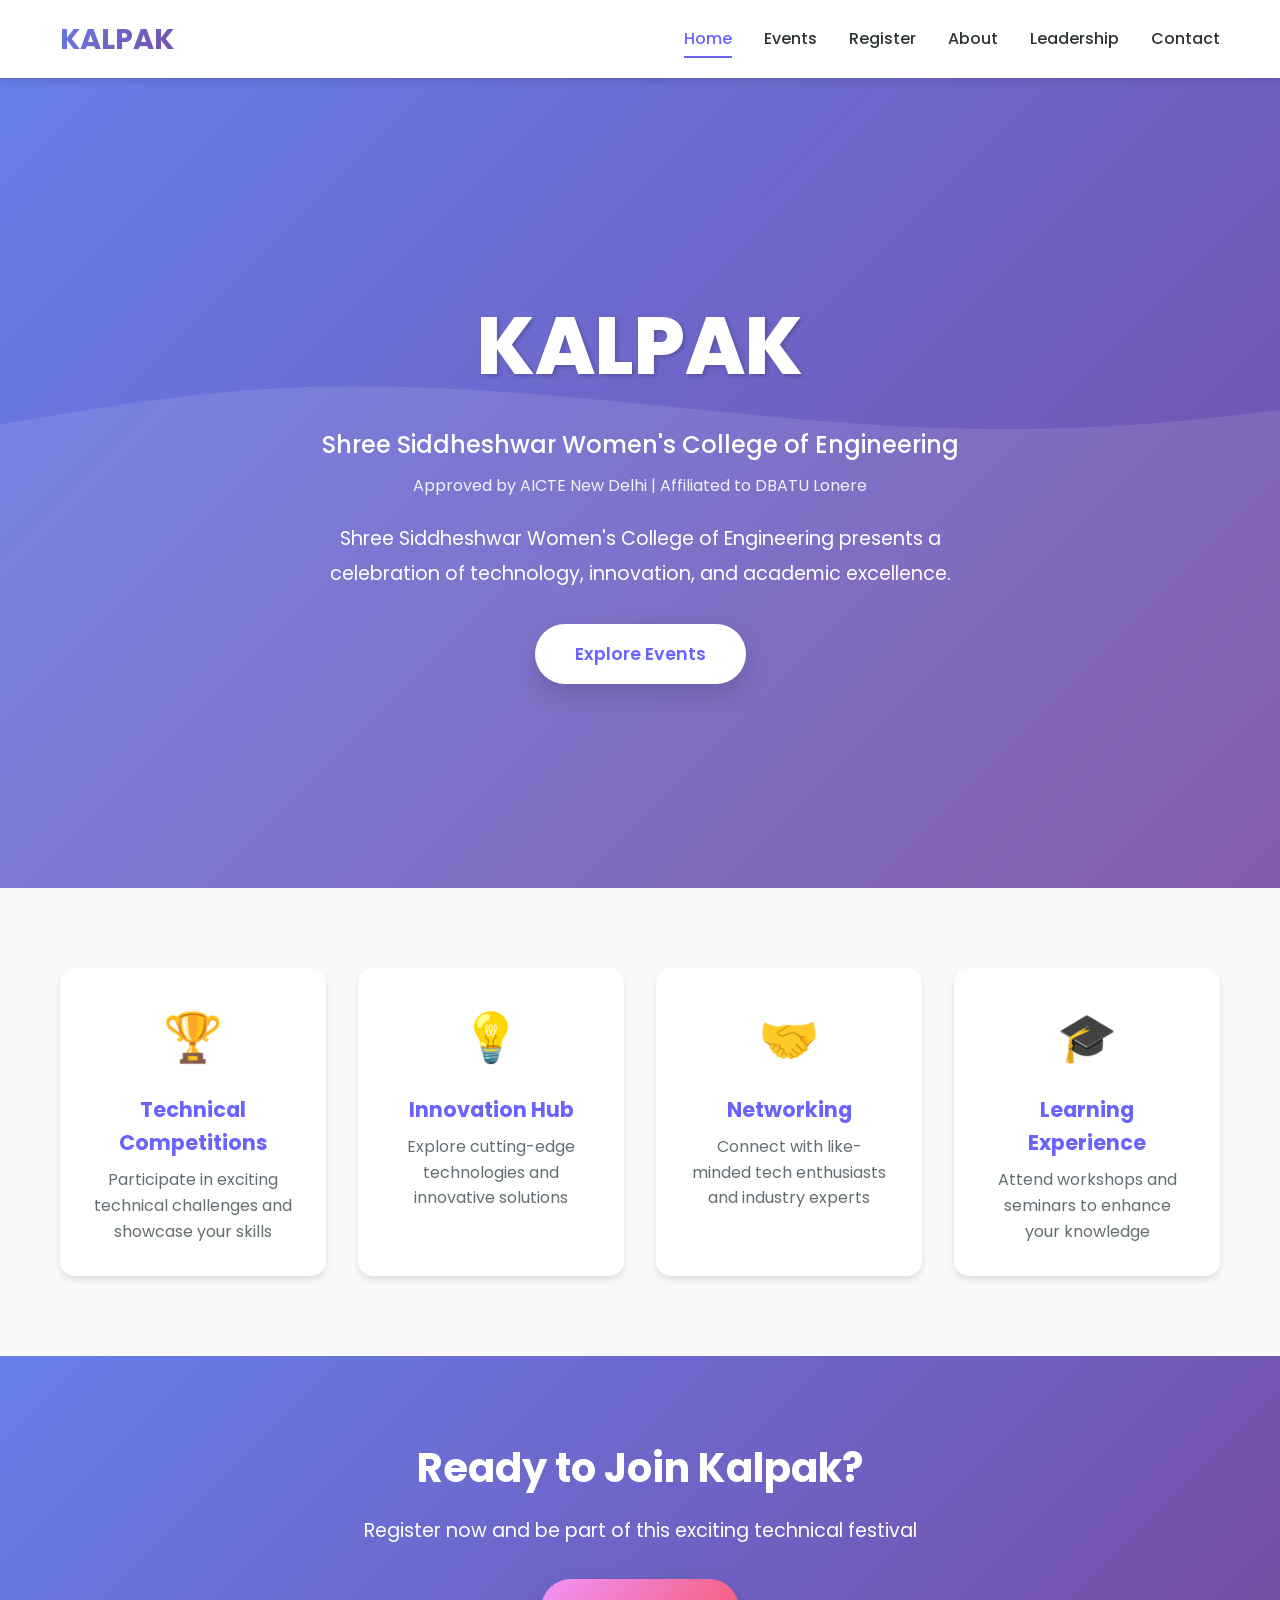
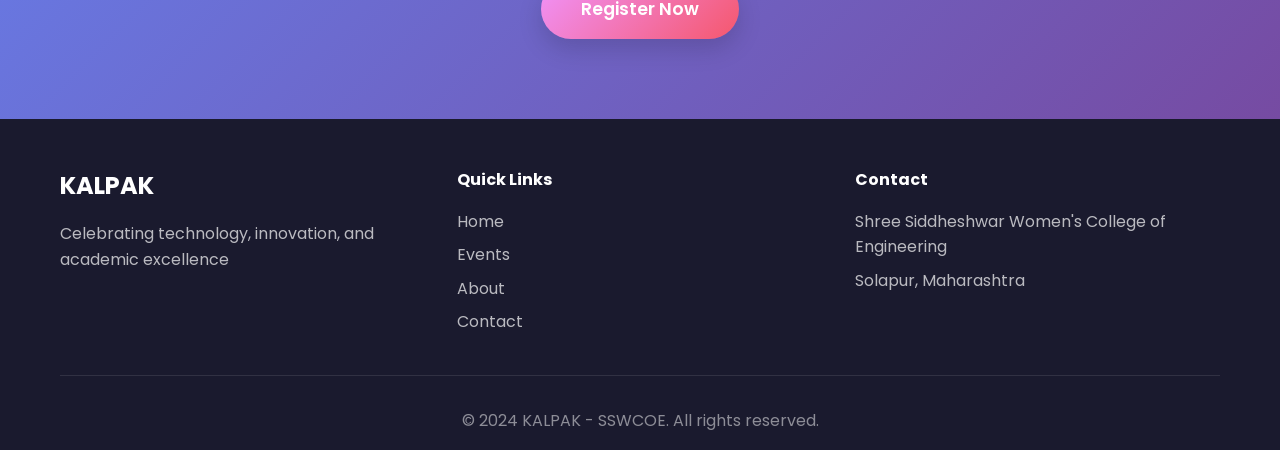
<file: kalpak/index.html>
<!DOCTYPE html>
<html lang="en">
<head>
    <meta charset="UTF-8">
    <meta name="viewport" content="width=device-width, initial-scale=1.0">
    <title>KALPAK - Technical Festival | SSWCOE</title>
    <link rel="stylesheet" href="style.css">
    <link href="https://fonts.googleapis.com/css2?family=Poppins:wght@300;400;500;600;700&display=swap" rel="stylesheet">
</head>
<body>
    <!-- Naviglation Bar -->
    <nav class="navbar">
        <div class="container">
            <div class="nav-wrapper">
                <div class="logo">
                    <h1>KALPAK</h1>
                </div>
                <ul class="nav-menu">
                    <li><a href="index.html" class="active">Home</a></li>
                    <li><a href="events.html">Events</a></li>
                    <li><a href="register.html">Register</a></li>
                    <li><a href="about.html">About</a></li>
                    <li><a href="leadership.html">Leadership</a></li>
                    <li><a href="contact.html">Contact</a></li>
                </ul>
                <div class="hamburger">
                    <span></span>
                    <span></span>
                    <span></span>
                </div>
            </div>
        </div>
    </nav>

    <!-- Hero Section -->
    <section class="hero">
        <div class="hero-overlay"></div>
        <div class="container">
            <div class="hero-content">
                <h1 class="hero-title">KALPAK</h1>
                <p class="hero-subtitle">Shree Siddheshwar Women's College of Engineering</p>
                <p class="hero-accreditation">Approved by AICTE New Delhi | Affiliated to DBATU Lonere</p>
                <p class="hero-description">
                    Shree Siddheshwar Women's College of Engineering presents a celebration of
                    technology, innovation, and academic excellence.
                </p>
                <a href="events.html" class="btn-primary">Explore Events</a>
            </div>
        </div>
    </section>

    <!-- Features Section -->
    <section class="features">
        <div class="container">
            <div class="features-grid">
                <div class="feature-card">
                    <div class="feature-icon">🏆</div>
                    <h3>Technical Competitions</h3>
                    <p>Participate in exciting technical challenges and showcase your skills</p>
                </div>
                <div class="feature-card">
                    <div class="feature-icon">💡</div>
                    <h3>Innovation Hub</h3>
                    <p>Explore cutting-edge technologies and innovative solutions</p>
                </div>
                <div class="feature-card">
                    <div class="feature-icon">🤝</div>
                    <h3>Networking</h3>
                    <p>Connect with like-minded tech enthusiasts and industry experts</p>
                </div>
                <div class="feature-card">
                    <div class="feature-icon">🎓</div>
                    <h3>Learning Experience</h3>
                    <p>Attend workshops and seminars to enhance your knowledge</p>
                </div>
            </div>
        </div>
    </section>

    <!-- CTA Section -->
    <section class="cta-section">
        <div class="container">
            <div class="cta-content">
                <h2>Ready to Join Kalpak?</h2>
                <p>Register now and be part of this exciting technical festival</p>
                <a href="register.html" class="btn-secondary">Register Now</a>
            </div>
        </div>
    </section>

    <!-- Footer -->
    <footer class="footer">
        <div class="container">
            <div class="footer-content">
                <div class="footer-section">
                    <h3>KALPAK</h3>
                    <p>Celebrating technology, innovation, and academic excellence</p>
                </div>
                <div class="footer-section">
                    <h4>Quick Links</h4>
                    <ul>
                        <li><a href="index.html">Home</a></li>
                        <li><a href="events.html">Events</a></li>
                        <li><a href="about.html">About</a></li>
                        <li><a href="contact.html">Contact</a></li>
                    </ul>
                </div>
                <div class="footer-section">
                    <h4>Contact</h4>
                    <p>Shree Siddheshwar Women's College of Engineering</p>
                    <p>Solapur, Maharashtra</p>
                </div>
            </div>
            <div class="footer-bottom">
                <p>&copy; 2024 KALPAK - SSWCOE. All rights reserved.</p>
            </div>
        </div>
    </footer>

    <script src="script.js"></script>
</body>
</html>
</file>
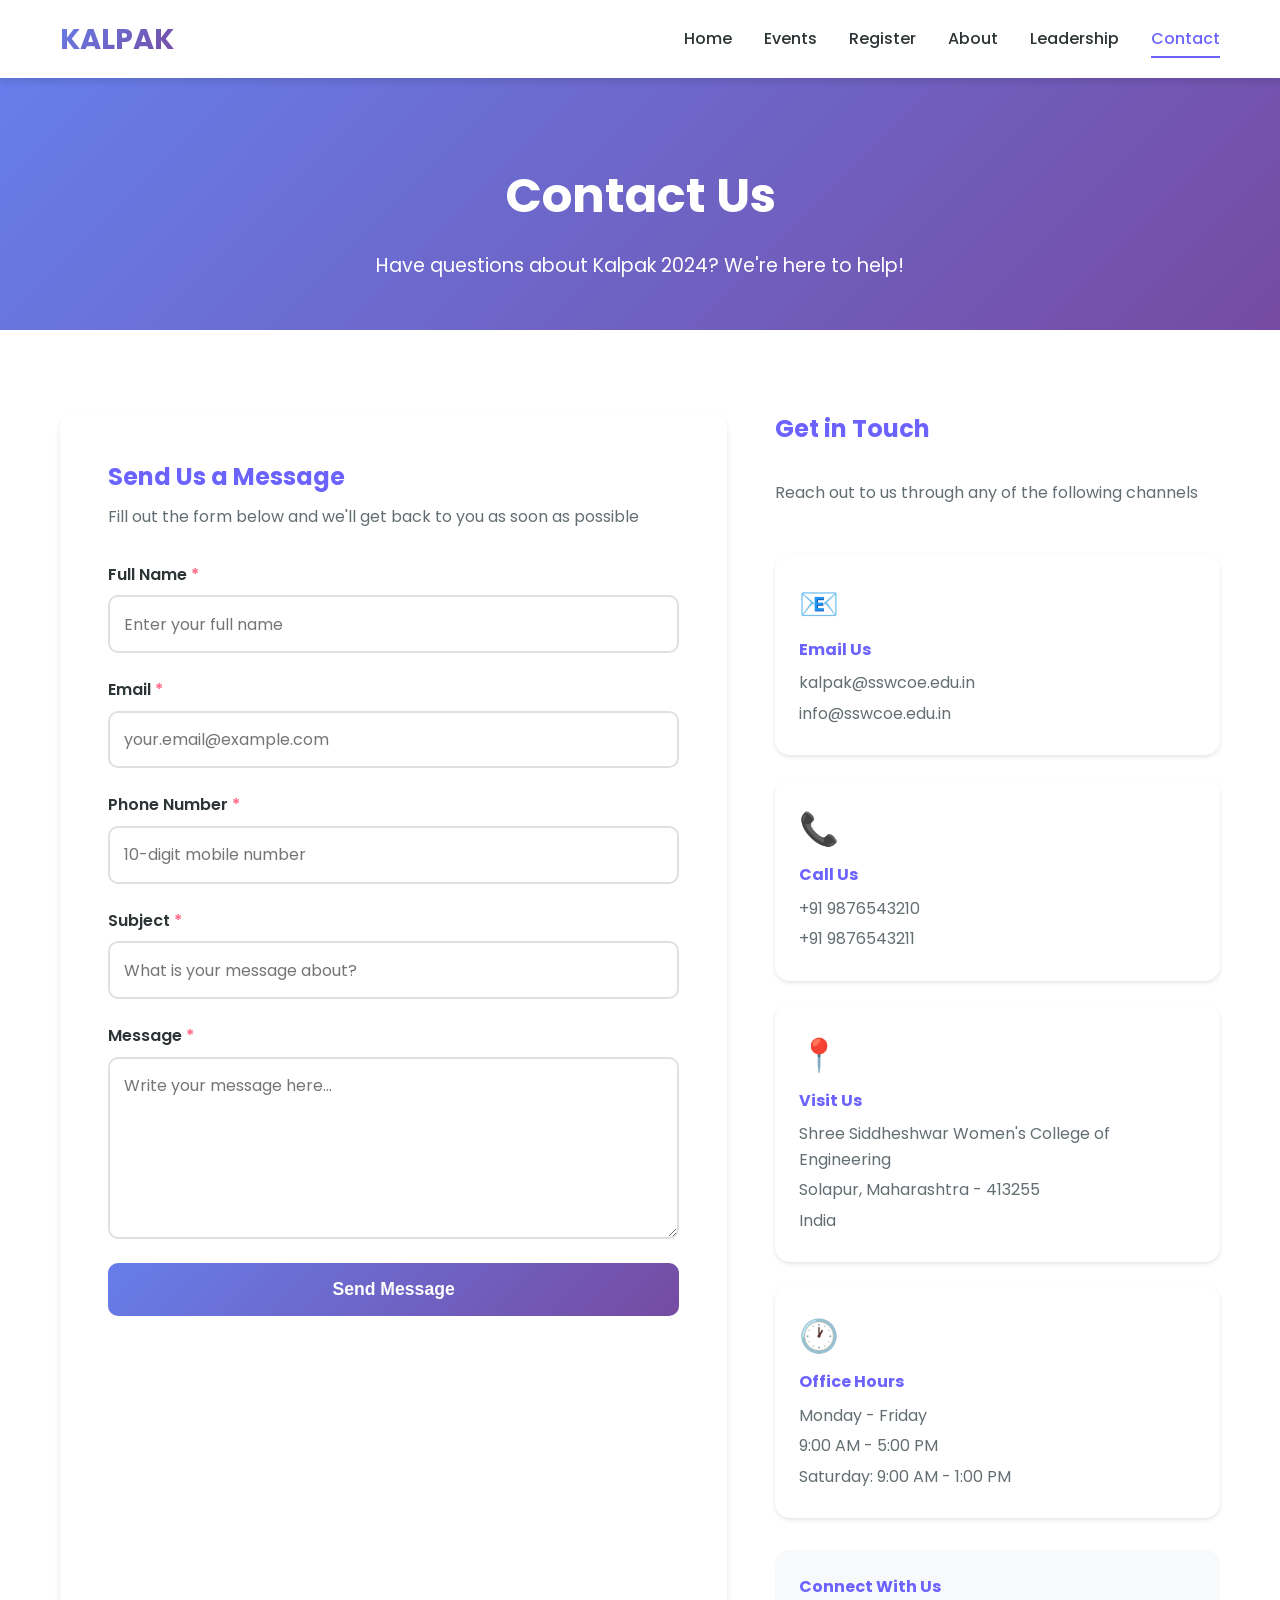
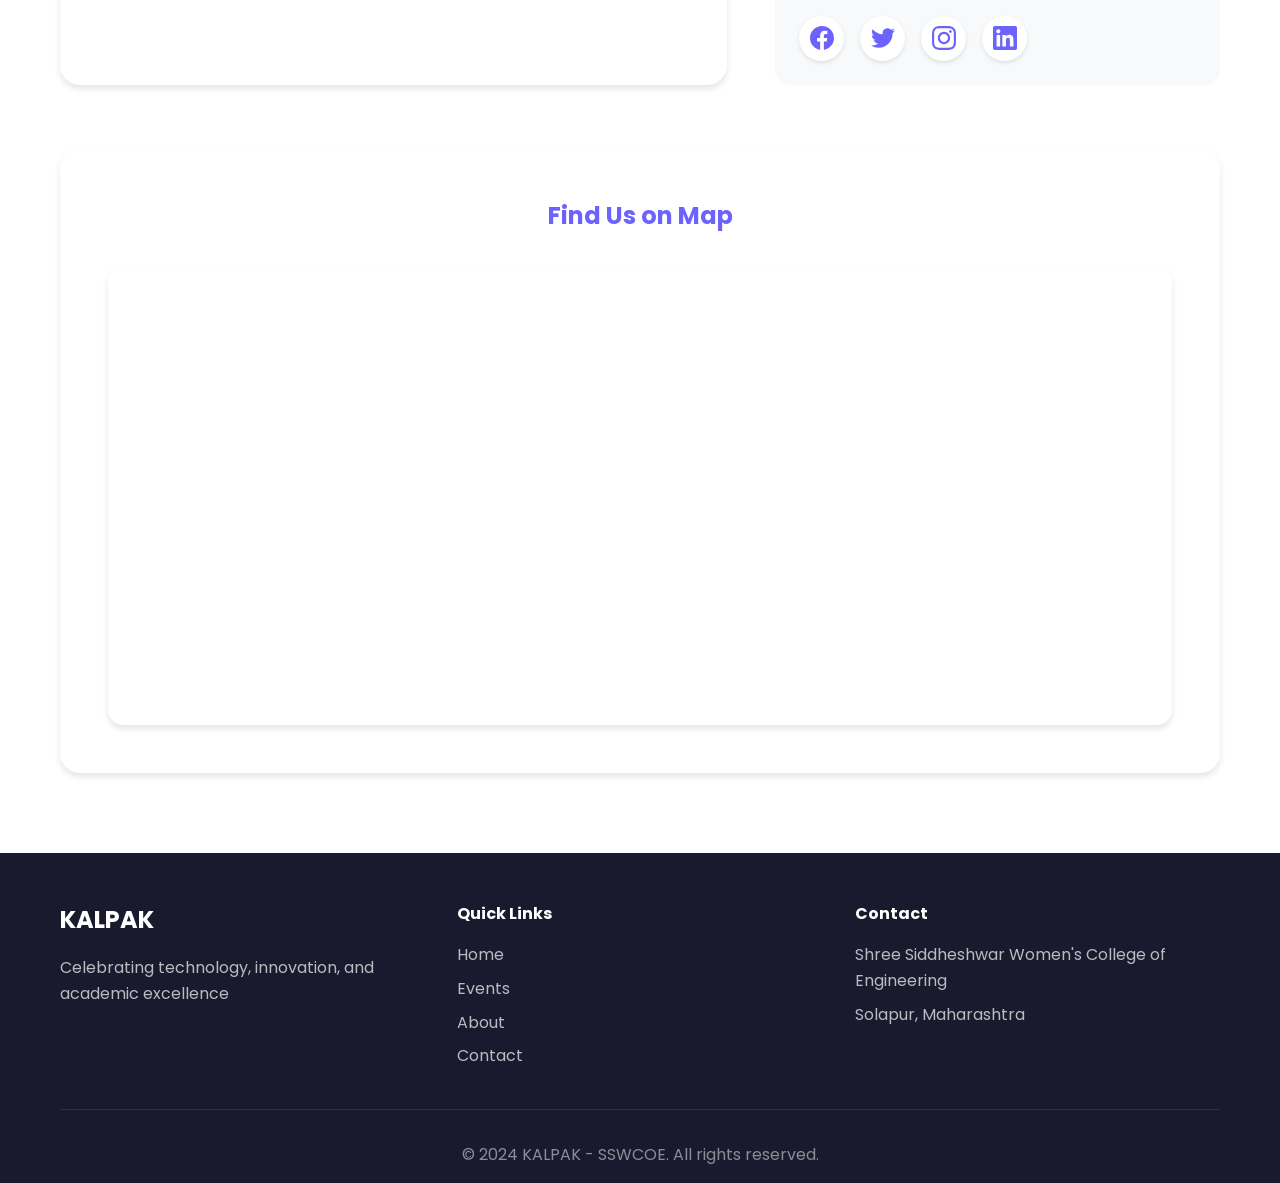
<file: kalpak/contact.html>
<!DOCTYPE html>
<html lang="en">
<head>
    <meta charset="UTF-8">
    <meta name="viewport" content="width=device-width, initial-scale=1.0">
    <title>Contact - KALPAK | SSWCOE</title>
    <link rel="stylesheet" href="style.css">
    <link href="https://fonts.googleapis.com/css2?family=Poppins:wght@300;400;500;600;700&display=swap" rel="stylesheet">
</head>
<body>
    <!-- Navigation Bar -->
    <nav class="navbar">
        <div class="container">
            <div class="nav-wrapper">
                <div class="logo">
                    <h1>KALPAK</h1>
                </div>
                <ul class="nav-menu">
                    <li><a href="index.html">Home</a></li>
                    <li><a href="events.html">Events</a></li>
                    <li><a href="register.html">Register</a></li>
                    <li><a href="about.html">About</a></li>
                    <li><a href="leadership.html">Leadership</a></li>
                    <li><a href="contact.html" class="active">Contact</a></li>
                </ul>
                <div class="hamburger">
                    <span></span>
                    <span></span>
                    <span></span>
                </div>
            </div>
        </div>
    </nav>

    <!-- Page Header -->
    <section class="page-header">
        <div class="container">
            <h1>Contact Us</h1>
            <p>Have questions about Kalpak 2024? We're here to help!</p>
        </div>
    </section>

    <!-- Contact Section -->
    <section class="contact-section">
        <div class="container">
            <div class="contact-wrapper">
                
                <!-- Contact Form -->
                <div class="contact-form-container">
                    <h2>Send Us a Message</h2>
                    <p class="form-description">Fill out the form below and we'll get back to you as soon as possible</p>
                    
                    <form id="contactForm" class="contact-form">
                        <div class="form-group">
                            <label for="fullName">Full Name <span class="required">*</span></label>
                            <input type="text" id="fullName" name="fullName" required placeholder="Enter your full name">
                        </div>

                        <div class="form-group">
                            <label for="contactEmail">Email <span class="required">*</span></label>
                            <input type="email" id="contactEmail" name="contactEmail" required placeholder="your.email@example.com">
                        </div>

                        <div class="form-group">
                            <label for="contactPhone">Phone Number <span class="required">*</span></label>
                            <input type="tel" id="contactPhone" name="contactPhone" required placeholder="10-digit mobile number" pattern="[0-9]{10}">
                        </div>

                        <div class="form-group">
                            <label for="subject">Subject <span class="required">*</span></label>
                            <input type="text" id="subject" name="subject" required placeholder="What is your message about?">
                        </div>

                        <div class="form-group">
                            <label for="message">Message <span class="required">*</span></label>
                            <textarea id="message" name="message" rows="6" required placeholder="Write your message here..."></textarea>
                        </div>

                        <button type="submit" class="btn-submit">Send Message</button>
                    </form>

                    <div id="contactSuccessMessage" class="success-message" style="display: none;">
                        <div class="success-icon">✓</div>
                        <h3>Message Sent Successfully!</h3>
                        <p>Thank you for contacting us. We'll get back to you soon.</p>
                        <button onclick="resetContactForm()" class="btn-secondary">Send Another Message</button>
                    </div>
                </div>

                <!-- Contact Information -->
                <div class="contact-info-container">
                    <h2>Get in Touch</h2>
                    <p class="info-description">Reach out to us through any of the following channels</p>
                    
                    <div class="contact-info-cards">
                        
                        <div class="contact-info-card">
                            <div class="info-icon">📧</div>
                            <h4>Email Us</h4>
                            <p>kalpak@sswcoe.edu.in</p>
                            <p>info@sswcoe.edu.in</p>
                        </div>

                        <div class="contact-info-card">
                            <div class="info-icon">📞</div>
                            <h4>Call Us</h4>
                            <p>+91 9876543210</p>
                            <p>+91 9876543211</p>
                        </div>

                        <div class="contact-info-card">
                            <div class="info-icon">📍</div>
                            <h4>Visit Us</h4>
                            <p>Shree Siddheshwar Women's College of Engineering</p>
                            <p>Solapur, Maharashtra - 413255</p>
                            <p>India</p>
                        </div>

                        <div class="contact-info-card">
                            <div class="info-icon">🕐</div>
                            <h4>Office Hours</h4>
                            <p>Monday - Friday</p>
                            <p>9:00 AM - 5:00 PM</p>
                            <p>Saturday: 9:00 AM - 1:00 PM</p>
                        </div>

                    </div>

                    <!-- Social Media Links -->
                    <div class="social-media">
                        <h4>Connect With Us</h4>
                        <div class="social-links">
                            <a href="#" class="social-link" title="Facebook">
                                <svg width="24" height="24" viewBox="0 0 24 24" fill="currentColor">
                                    <path d="M24 12.073c0-6.627-5.373-12-12-12s-12 5.373-12 12c0 5.99 4.388 10.954 10.125 11.854v-8.385H7.078v-3.47h3.047V9.43c0-3.007 1.792-4.669 4.533-4.669 1.312 0 2.686.235 2.686.235v2.953H15.83c-1.491 0-1.956.925-1.956 1.874v2.25h3.328l-.532 3.47h-2.796v8.385C19.612 23.027 24 18.062 24 12.073z"/>
                                </svg>
                            </a>
                            <a href="#" class="social-link" title="Twitter">
                                <svg width="24" height="24" viewBox="0 0 24 24" fill="currentColor">
                                    <path d="M23.953 4.57a10 10 0 01-2.825.775 4.958 4.958 0 002.163-2.723c-.951.555-2.005.959-3.127 1.184a4.92 4.92 0 00-8.384 4.482C7.69 8.095 4.067 6.13 1.64 3.162a4.822 4.822 0 00-.666 2.475c0 1.71.87 3.213 2.188 4.096a4.904 4.904 0 01-2.228-.616v.06a4.923 4.923 0 003.946 4.827 4.996 4.996 0 01-2.212.085 4.936 4.936 0 004.604 3.417 9.867 9.867 0 01-6.102 2.105c-.39 0-.779-.023-1.17-.067a13.995 13.995 0 007.557 2.209c9.053 0 13.998-7.496 13.998-13.985 0-.21 0-.42-.015-.63A9.935 9.935 0 0024 4.59z"/>
                                </svg>
                            </a>
                            <a href="#" class="social-link" title="Instagram">
                                <svg width="24" height="24" viewBox="0 0 24 24" fill="currentColor">
                                    <path d="M12 0C8.74 0 8.333.015 7.053.072 5.775.132 4.905.333 4.14.63c-.789.306-1.459.717-2.126 1.384S.935 3.35.63 4.14C.333 4.905.131 5.775.072 7.053.012 8.333 0 8.74 0 12s.015 3.667.072 4.947c.06 1.277.261 2.148.558 2.913.306.788.717 1.459 1.384 2.126.667.666 1.336 1.079 2.126 1.384.766.296 1.636.499 2.913.558C8.333 23.988 8.74 24 12 24s3.667-.015 4.947-.072c1.277-.06 2.148-.262 2.913-.558.788-.306 1.459-.718 2.126-1.384.666-.667 1.079-1.335 1.384-2.126.296-.765.499-1.636.558-2.913.06-1.28.072-1.687.072-4.947s-.015-3.667-.072-4.947c-.06-1.277-.262-2.149-.558-2.913-.306-.789-.718-1.459-1.384-2.126C21.319 1.347 20.651.935 19.86.63c-.765-.297-1.636-.499-2.913-.558C15.667.012 15.26 0 12 0zm0 2.16c3.203 0 3.585.016 4.85.071 1.17.055 1.805.249 2.227.415.562.217.96.477 1.382.896.419.42.679.819.896 1.381.164.422.36 1.057.413 2.227.057 1.266.07 1.646.07 4.85s-.015 3.585-.074 4.85c-.061 1.17-.256 1.805-.421 2.227-.224.562-.479.96-.899 1.382-.419.419-.824.679-1.38.896-.42.164-1.065.36-2.235.413-1.274.057-1.649.07-4.859.07-3.211 0-3.586-.015-4.859-.074-1.171-.061-1.816-.256-2.236-.421-.569-.224-.96-.479-1.379-.899-.421-.419-.69-.824-.9-1.38-.165-.42-.359-1.065-.42-2.235-.045-1.26-.061-1.649-.061-4.844 0-3.196.016-3.586.061-4.861.061-1.17.255-1.814.42-2.234.21-.57.479-.96.9-1.381.419-.419.81-.689 1.379-.898.42-.166 1.051-.361 2.221-.421 1.275-.045 1.65-.06 4.859-.06l.045.03zm0 3.678c-3.405 0-6.162 2.76-6.162 6.162 0 3.405 2.76 6.162 6.162 6.162 3.405 0 6.162-2.76 6.162-6.162 0-3.405-2.76-6.162-6.162-6.162zM12 16c-2.21 0-4-1.79-4-4s1.79-4 4-4 4 1.79 4 4-1.79 4-4 4zm7.846-10.405c0 .795-.646 1.44-1.44 1.44-.795 0-1.44-.646-1.44-1.44 0-.794.646-1.439 1.44-1.439.793-.001 1.44.645 1.44 1.439z"/>
                                </svg>
                            </a>
                            <a href="#" class="social-link" title="LinkedIn">
                                <svg width="24" height="24" viewBox="0 0 24 24" fill="currentColor">
                                    <path d="M20.447 20.452h-3.554v-5.569c0-1.328-.027-3.037-1.852-3.037-1.853 0-2.136 1.445-2.136 2.939v5.667H9.351V9h3.414v1.561h.046c.477-.9 1.637-1.85 3.37-1.85 3.601 0 4.267 2.37 4.267 5.455v6.286zM5.337 7.433c-1.144 0-2.063-.926-2.063-2.065 0-1.138.92-2.063 2.063-2.063 1.14 0 2.064.925 2.064 2.063 0 1.139-.925 2.065-2.064 2.065zm1.782 13.019H3.555V9h3.564v11.452zM22.225 0H1.771C.792 0 0 .774 0 1.729v20.542C0 23.227.792 24 1.771 24h20.451C23.2 24 24 23.227 24 22.271V1.729C24 .774 23.2 0 22.222 0h.003z"/>
                                </svg>
                            </a>
                        </div>
                    </div>

                </div>

            </div>

            <!-- Map Section -->
            <div class="map-section">
                <h2>Find Us on Map</h2>
                <div class="map-container">
                    <iframe 
                        src="https://www.google.com/maps/embed?pb=!1m18!1m12!1m3!1d3785.6!2d75.9!3d17.67!2m3!1f0!2f0!3f0!3m2!1i1024!2i768!4f13.1!3m3!1m2!1s0x0%3A0x0!2zMTfCsDQwJzEyLjAiTiA3NcKwNTQnMDAuMCJF!5e0!3m2!1sen!2sin!4v1234567890"
                        width="100%" 
                        height="450" 
                        style="border:0;" 
                        allowfullscreen="" 
                        loading="lazy">
                    </iframe>
                </div>
            </div>

        </div>
    </section>

    <!-- Footer -->
    <footer class="footer">
        <div class="container">
            <div class="footer-content">
                <div class="footer-section">
                    <h3>KALPAK</h3>
                    <p>Celebrating technology, innovation, and academic excellence</p>
                </div>
                <div class="footer-section">
                    <h4>Quick Links</h4>
                    <ul>
                        <li><a href="index.html">Home</a></li>
                        <li><a href="events.html">Events</a></li>
                        <li><a href="about.html">About</a></li>
                        <li><a href="contact.html">Contact</a></li>
                    </ul>
                </div>
                <div class="footer-section">
                    <h4>Contact</h4>
                    <p>Shree Siddheshwar Women's College of Engineering</p>
                    <p>Solapur, Maharashtra</p>
                </div>
            </div>
            <div class="footer-bottom">
                <p>&copy; 2024 KALPAK - SSWCOE. All rights reserved.</p>
            </div>
        </div>
    </footer>

    <script src="script.js"></script>
</body>
</html>
</file>
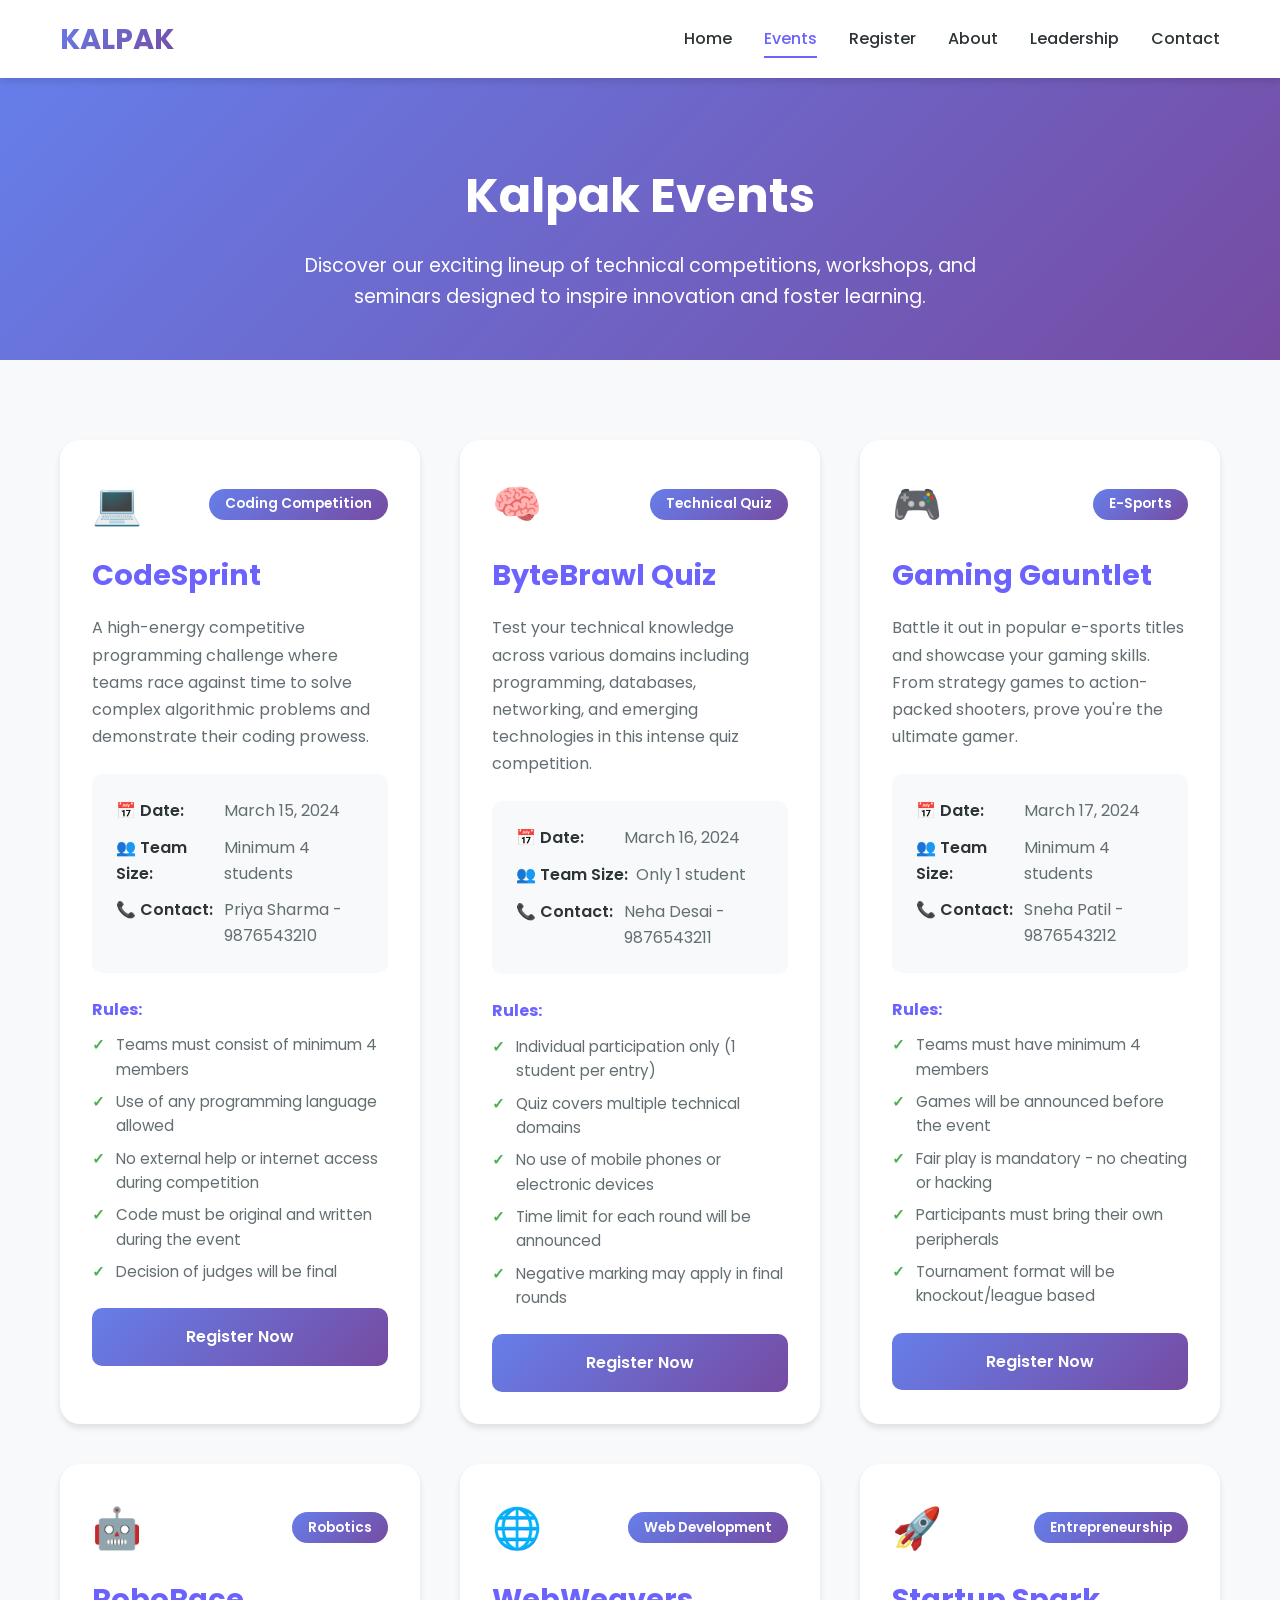
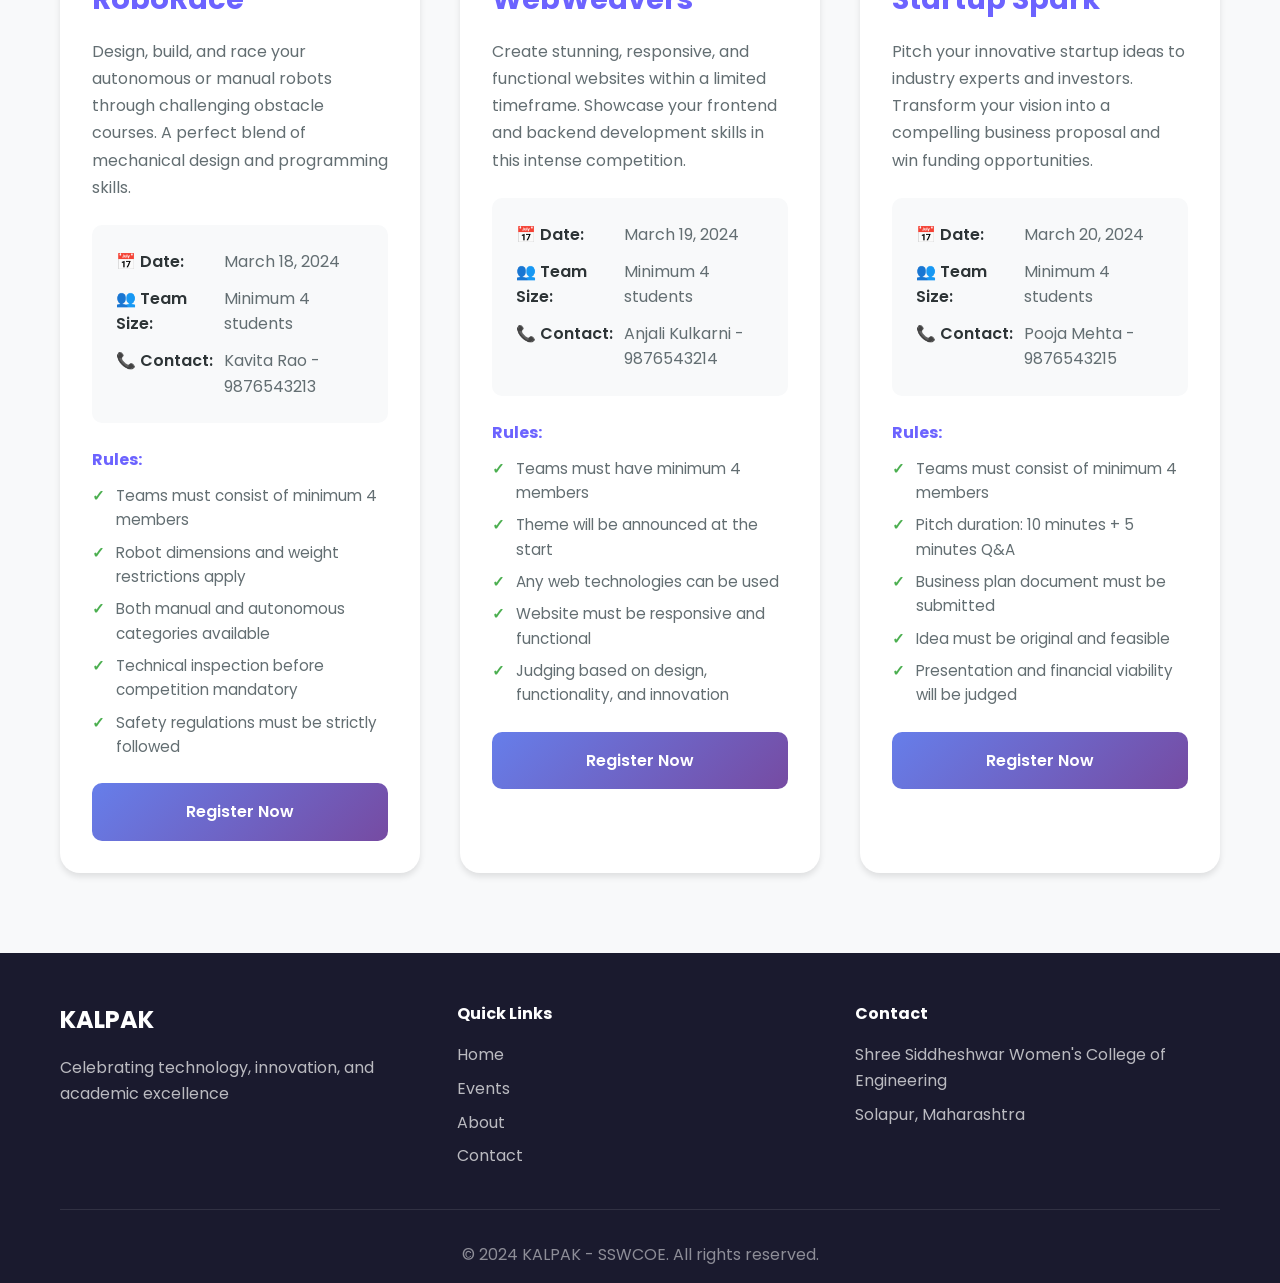
<file: kalpak/events.html>
<!DOCTYPE html>
<html lang="en">
<head>
    <meta charset="UTF-8">
    <meta name="viewport" content="width=device-width, initial-scale=1.0">
    <title>Events - KALPAK | SSWCOE</title>
    <link rel="stylesheet" href="style.css">
    <link href="https://fonts.googleapis.com/css2?family=Poppins:wght@300;400;500;600;700&display=swap" rel="stylesheet">
</head>
<body>
    <!-- Navigation Bar -->
    <nav class="navbar">
        <div class="container">
            <div class="nav-wrapper">
                <div class="logo">
                    <h1>KALPAK</h1>
                </div>
                <ul class="nav-menu">
                    <li><a href="index.html">Home</a></li>
                    <li><a href="events.html" class="active">Events</a></li>
                    <li><a href="register.html">Register</a></li>
                    <li><a href="about.html">About</a></li>
                    <li><a href="leadership.html">Leadership</a></li>
                    <li><a href="contact.html">Contact</a></li>
                </ul>
                <div class="hamburger">
                    <span></span>
                    <span></span>
                    <span></span>
                </div>
            </div>
        </div>
    </nav>

    <!-- Page Header -->
    <section class="page-header">
        <div class="container">
            <h1>Kalpak Events</h1>
            <p>Discover our exciting lineup of technical competitions, workshops, and seminars designed to inspire innovation and foster learning.</p>
        </div>
    </section>

    <!-- Events Section -->
    <section class="events-section">
        <div class="container">
            <div class="events-grid">
                
                <!-- Event 1: CodeSprint -->
                <div class="event-card">
                    <div class="event-header">
                        <div class="event-icon">💻</div>
                        <span class="event-category">Coding Competition</span>
                    </div>
                    <h3 class="event-title">CodeSprint</h3>
                    <p class="event-description">
                        A high-energy competitive programming challenge where teams race against time to solve complex algorithmic problems and demonstrate their coding prowess.
                    </p>
                    <div class="event-details">
                        <div class="detail-item">
                            <span class="detail-label">📅 Date:</span>
                            <span class="detail-value">March 15, 2024</span>
                        </div>
                        <div class="detail-item">
                            <span class="detail-label">👥 Team Size:</span>
                            <span class="detail-value">Minimum 4 students</span>
                        </div>
                        <div class="detail-item">
                            <span class="detail-label">📞 Contact:</span>
                            <span class="detail-value">Priya Sharma - 9876543210</span>
                        </div>
                    </div>
                    <div class="event-rules">
                        <h4>Rules:</h4>
                        <ul>
                            <li>Teams must consist of minimum 4 members</li>
                            <li>Use of any programming language allowed</li>
                            <li>No external help or internet access during competition</li>
                            <li>Code must be original and written during the event</li>
                            <li>Decision of judges will be final</li>
                        </ul>
                    </div>
                    <a href="register.html" class="btn-event">Register Now</a>
                </div>

                <!-- Event 2: ByteBrawl Quiz -->
                <div class="event-card">
                    <div class="event-header">
                        <div class="event-icon">🧠</div>
                        <span class="event-category">Technical Quiz</span>
                    </div>
                    <h3 class="event-title">ByteBrawl Quiz</h3>
                    <p class="event-description">
                        Test your technical knowledge across various domains including programming, databases, networking, and emerging technologies in this intense quiz competition.
                    </p>
                    <div class="event-details">
                        <div class="detail-item">
                            <span class="detail-label">📅 Date:</span>
                            <span class="detail-value">March 16, 2024</span>
                        </div>
                        <div class="detail-item">
                            <span class="detail-label">👥 Team Size:</span>
                            <span class="detail-value">Only 1 student</span>
                        </div>
                        <div class="detail-item">
                            <span class="detail-label">📞 Contact:</span>
                            <span class="detail-value">Neha Desai - 9876543211</span>
                        </div>
                    </div>
                    <div class="event-rules">
                        <h4>Rules:</h4>
                        <ul>
                            <li>Individual participation only (1 student per entry)</li>
                            <li>Quiz covers multiple technical domains</li>
                            <li>No use of mobile phones or electronic devices</li>
                            <li>Time limit for each round will be announced</li>
                            <li>Negative marking may apply in final rounds</li>
                        </ul>
                    </div>
                    <a href="register.html" class="btn-event">Register Now</a>
                </div>

                <!-- Event 3: Gaming Gauntlet -->
                <div class="event-card">
                    <div class="event-header">
                        <div class="event-icon">🎮</div>
                        <span class="event-category">E-Sports</span>
                    </div>
                    <h3 class="event-title">Gaming Gauntlet</h3>
                    <p class="event-description">
                        Battle it out in popular e-sports titles and showcase your gaming skills. From strategy games to action-packed shooters, prove you're the ultimate gamer.
                    </p>
                    <div class="event-details">
                        <div class="detail-item">
                            <span class="detail-label">📅 Date:</span>
                            <span class="detail-value">March 17, 2024</span>
                        </div>
                        <div class="detail-item">
                            <span class="detail-label">👥 Team Size:</span>
                            <span class="detail-value">Minimum 4 students</span>
                        </div>
                        <div class="detail-item">
                            <span class="detail-label">📞 Contact:</span>
                            <span class="detail-value">Sneha Patil - 9876543212</span>
                        </div>
                    </div>
                    <div class="event-rules">
                        <h4>Rules:</h4>
                        <ul>
                            <li>Teams must have minimum 4 members</li>
                            <li>Games will be announced before the event</li>
                            <li>Fair play is mandatory - no cheating or hacking</li>
                            <li>Participants must bring their own peripherals</li>
                            <li>Tournament format will be knockout/league based</li>
                        </ul>
                    </div>
                    <a href="register.html" class="btn-event">Register Now</a>
                </div>

                <!-- Event 4: RoboRace -->
                <div class="event-card">
                    <div class="event-header">
                        <div class="event-icon">🤖</div>
                        <span class="event-category">Robotics</span>
                    </div>
                    <h3 class="event-title">RoboRace</h3>
                    <p class="event-description">
                        Design, build, and race your autonomous or manual robots through challenging obstacle courses. A perfect blend of mechanical design and programming skills.
                    </p>
                    <div class="event-details">
                        <div class="detail-item">
                            <span class="detail-label">📅 Date:</span>
                            <span class="detail-value">March 18, 2024</span>
                        </div>
                        <div class="detail-item">
                            <span class="detail-label">👥 Team Size:</span>
                            <span class="detail-value">Minimum 4 students</span>
                        </div>
                        <div class="detail-item">
                            <span class="detail-label">📞 Contact:</span>
                            <span class="detail-value">Kavita Rao - 9876543213</span>
                        </div>
                    </div>
                    <div class="event-rules">
                        <h4>Rules:</h4>
                        <ul>
                            <li>Teams must consist of minimum 4 members</li>
                            <li>Robot dimensions and weight restrictions apply</li>
                            <li>Both manual and autonomous categories available</li>
                            <li>Technical inspection before competition mandatory</li>
                            <li>Safety regulations must be strictly followed</li>
                        </ul>
                    </div>
                    <a href="register.html" class="btn-event">Register Now</a>
                </div>

                <!-- Event 5: WebWeavers -->
                <div class="event-card">
                    <div class="event-header">
                        <div class="event-icon">🌐</div>
                        <span class="event-category">Web Development</span>
                    </div>
                    <h3 class="event-title">WebWeavers</h3>
                    <p class="event-description">
                        Create stunning, responsive, and functional websites within a limited timeframe. Showcase your frontend and backend development skills in this intense competition.
                    </p>
                    <div class="event-details">
                        <div class="detail-item">
                            <span class="detail-label">📅 Date:</span>
                            <span class="detail-value">March 19, 2024</span>
                        </div>
                        <div class="detail-item">
                            <span class="detail-label">👥 Team Size:</span>
                            <span class="detail-value">Minimum 4 students</span>
                        </div>
                        <div class="detail-item">
                            <span class="detail-label">📞 Contact:</span>
                            <span class="detail-value">Anjali Kulkarni - 9876543214</span>
                        </div>
                    </div>
                    <div class="event-rules">
                        <h4>Rules:</h4>
                        <ul>
                            <li>Teams must have minimum 4 members</li>
                            <li>Theme will be announced at the start</li>
                            <li>Any web technologies can be used</li>
                            <li>Website must be responsive and functional</li>
                            <li>Judging based on design, functionality, and innovation</li>
                        </ul>
                    </div>
                    <a href="register.html" class="btn-event">Register Now</a>
                </div>

                <!-- Event 6: Startup Spark -->
                <div class="event-card">
                    <div class="event-header">
                        <div class="event-icon">🚀</div>
                        <span class="event-category">Entrepreneurship</span>
                    </div>
                    <h3 class="event-title">Startup Spark</h3>
                    <p class="event-description">
                        Pitch your innovative startup ideas to industry experts and investors. Transform your vision into a compelling business proposal and win funding opportunities.
                    </p>
                    <div class="event-details">
                        <div class="detail-item">
                            <span class="detail-label">📅 Date:</span>
                            <span class="detail-value">March 20, 2024</span>
                        </div>
                        <div class="detail-item">
                            <span class="detail-label">👥 Team Size:</span>
                            <span class="detail-value">Minimum 4 students</span>
                        </div>
                        <div class="detail-item">
                            <span class="detail-label">📞 Contact:</span>
                            <span class="detail-value">Pooja Mehta - 9876543215</span>
                        </div>
                    </div>
                    <div class="event-rules">
                        <h4>Rules:</h4>
                        <ul>
                            <li>Teams must consist of minimum 4 members</li>
                            <li>Pitch duration: 10 minutes + 5 minutes Q&A</li>
                            <li>Business plan document must be submitted</li>
                            <li>Idea must be original and feasible</li>
                            <li>Presentation and financial viability will be judged</li>
                        </ul>
                    </div>
                    <a href="register.html" class="btn-event">Register Now</a>
                </div>

            </div>
        </div>
    </section>

    <!-- Footer -->
    <footer class="footer">
        <div class="container">
            <div class="footer-content">
                <div class="footer-section">
                    <h3>KALPAK</h3>
                    <p>Celebrating technology, innovation, and academic excellence</p>
                </div>
                <div class="footer-section">
                    <h4>Quick Links</h4>
                    <ul>
                        <li><a href="index.html">Home</a></li>
                        <li><a href="events.html">Events</a></li>
                        <li><a href="about.html">About</a></li>
                        <li><a href="contact.html">Contact</a></li>
                    </ul>
                </div>
                <div class="footer-section">
                    <h4>Contact</h4>
                    <p>Shree Siddheshwar Women's College of Engineering</p>
                    <p>Solapur, Maharashtra</p>
                </div>
            </div>
            <div class="footer-bottom">
                <p>&copy; 2024 KALPAK - SSWCOE. All rights reserved.</p>
            </div>
        </div>
    </footer>

    <script src="script.js"></script>
</body>
</html>
</file>
<file: kalpak/style.css>
/* ========================================
   GLOBAL STYLES & RESET
======================================== */
* {
    margin: 0;
    padding: 0;
    box-sizing: border-box;
}

:root {
    --primary-color: #6C63FF;
    --secondary-color: #FF6584;
    --accent-color: #4CAF50;
    --dark-bg: #1a1a2e;
    --light-bg: #f8f9fa;
    --text-dark: #2d3436;
    --text-light: #636e72;
    --white: #ffffff;
    --gradient-1: linear-gradient(135deg, #667eea 0%, #764ba2 100%);
    --gradient-2: linear-gradient(135deg, #f093fb 0%, #f5576c 100%);
    --gradient-3: linear-gradient(135deg, #4facfe 0%, #00f2fe 100%);
    --shadow-sm: 0 2px 4px rgba(0,0,0,0.1);
    --shadow-md: 0 4px 6px rgba(0,0,0,0.1);
    --shadow-lg: 0 10px 25px rgba(0,0,0,0.15);
    --transition: all 0.3s ease;
}

body {
    font-family: 'Poppins', sans-serif;
    line-height: 1.6;
    color: var(--text-dark);
    background-color: var(--white);
    overflow-x: hidden;
}

.container {
    max-width: 1200px;
    margin: 0 auto;
    padding: 0 20px;
}

a {
    text-decoration: none;
    color: inherit;
}

ul {
    list-style: none;
}

img {
    max-width: 100%;
    height: auto;
    display: block;
}

/* ========================================
   NAVIGATION BAR
======================================== */
.navbar {
    background: var(--white);
    box-shadow: var(--shadow-md);
    position: sticky;
    top: 0;
    z-index: 1000;
    padding: 1rem 0;
}

.nav-wrapper {
    display: flex;
    justify-content: space-between;
    align-items: center;
}

.logo h1 {
    font-size: 1.8rem;
    font-weight: 700;
    background: var(--gradient-1);
    -webkit-background-clip: text;
    -webkit-text-fill-color: transparent;
    background-clip: text;
}

.nav-menu {
    display: flex;
    gap: 2rem;
    align-items: center;
}

.nav-menu li a {
    font-weight: 500;
    color: var(--text-dark);
    transition: var(--transition);
    position: relative;
    padding: 0.5rem 0;
}

.nav-menu li a::after {
    content: '';
    position: absolute;
    bottom: 0;
    left: 0;
    width: 0;
    height: 2px;
    background: var(--primary-color);
    transition: var(--transition);
}

.nav-menu li a:hover::after,
.nav-menu li a.active::after {
    width: 100%;
}

.nav-menu li a:hover,
.nav-menu li a.active {
    color: var(--primary-color);
}

.hamburger {
    display: none;
    flex-direction: column;
    cursor: pointer;
    gap: 4px;
}

.hamburger span {
    width: 25px;
    height: 3px;
    background: var(--text-dark);
    transition: var(--transition);
}

/* ========================================
   HERO SECTION
======================================== */
.hero {
    position: relative;
    height: 90vh;
    display: flex;
    align-items: center;
    justify-content: center;
    background: var(--gradient-1);
    overflow: hidden;
}

.hero-overlay {
    position: absolute;
    top: 0;
    left: 0;
    width: 100%;
    height: 100%;
    background: url('data:image/svg+xml,<svg xmlns="http://www.w3.org/2000/svg" viewBox="0 0 1440 320"><path fill="%23ffffff" fill-opacity="0.1" d="M0,96L48,112C96,128,192,160,288,160C384,160,480,128,576,122.7C672,117,768,139,864,138.7C960,139,1056,117,1152,101.3C1248,85,1344,75,1392,69.3L1440,64L1440,320L1392,320C1344,320,1248,320,1152,320C1056,320,960,320,864,320C768,320,672,320,576,320C480,320,384,320,288,320C192,320,96,320,48,320L0,320Z"></path></svg>') no-repeat bottom;
    background-size: cover;
}

.hero-content {
    position: relative;
    text-align: center;
    color: var(--white);
    z-index: 1;
    animation: fadeInUp 1s ease;
}

.hero-title {
    font-size: 5rem;
    font-weight: 800;
    margin-bottom: 1rem;
    text-shadow: 2px 2px 4px rgba(0,0,0,0.2);
}

.hero-subtitle {
    font-size: 1.5rem;
    font-weight: 500;
    margin-bottom: 0.5rem;
}

.hero-accreditation {
    font-size: 1rem;
    margin-bottom: 1.5rem;
    opacity: 0.9;
}

.hero-description {
    font-size: 1.2rem;
    max-width: 700px;
    margin: 0 auto 2rem;
    line-height: 1.8;
}

.btn-primary {
    display: inline-block;
    padding: 1rem 2.5rem;
    background: var(--white);
    color: var(--primary-color);
    font-weight: 600;
    border-radius: 50px;
    box-shadow: var(--shadow-lg);
    transition: var(--transition);
    font-size: 1.1rem;
}

.btn-primary:hover {
    transform: translateY(-3px);
    box-shadow: 0 15px 30px rgba(0,0,0,0.2);
}

.btn-secondary {
    display: inline-block;
    padding: 1rem 2.5rem;
    background: var(--gradient-2);
    color: var(--white);
    font-weight: 600;
    border-radius: 50px;
    box-shadow: var(--shadow-lg);
    transition: var(--transition);
    font-size: 1.1rem;
    border: none;
    cursor: pointer;
}

.btn-secondary:hover {
    transform: translateY(-3px);
    box-shadow: 0 15px 30px rgba(0,0,0,0.2);
}

/* ========================================
   FEATURES SECTION
======================================== */
.features {
    padding: 5rem 0;
    background: var(--light-bg);
}

.features-grid {
    display: grid;
    grid-template-columns: repeat(auto-fit, minmax(250px, 1fr));
    gap: 2rem;
}

.feature-card {
    background: var(--white);
    padding: 2rem;
    border-radius: 15px;
    text-align: center;
    box-shadow: var(--shadow-md);
    transition: var(--transition);
}

.feature-card:hover {
    transform: translateY(-10px);
    box-shadow: var(--shadow-lg);
}

.feature-icon {
    font-size: 3rem;
    margin-bottom: 1rem;
}

.feature-card h3 {
    font-size: 1.3rem;
    margin-bottom: 0.5rem;
    color: var(--primary-color);
}

.feature-card p {
    color: var(--text-light);
}

/* ========================================
   CTA SECTION
======================================== */
.cta-section {
    padding: 5rem 0;
    background: var(--gradient-1);
    text-align: center;
}

.cta-content {
    color: var(--white);
}

.cta-content h2 {
    font-size: 2.5rem;
    margin-bottom: 1rem;
}

.cta-content p {
    font-size: 1.2rem;
    margin-bottom: 2rem;
}

/* ========================================
   PAGE HEADER
======================================== */
.page-header {
    padding: 5rem 0 3rem;
    background: var(--gradient-1);
    text-align: center;
    color: var(--white);
}

.page-header h1 {
    font-size: 3rem;
    margin-bottom: 1rem;
}

.page-header p {
    font-size: 1.2rem;
    max-width: 700px;
    margin: 0 auto;
}

/* ========================================
   EVENTS PAGE
======================================== */
.events-section {
    padding: 5rem 0;
    background: var(--light-bg);
}

.events-grid {
    display: grid;
    grid-template-columns: repeat(auto-fit, minmax(350px, 1fr));
    gap: 2.5rem;
}

.event-card {
    background: var(--white);
    border-radius: 20px;
    padding: 2rem;
    box-shadow: var(--shadow-md);
    transition: var(--transition);
}

.event-card:hover {
    transform: translateY(-10px);
    box-shadow: var(--shadow-lg);
}

.event-header {
    display: flex;
    justify-content: space-between;
    align-items: center;
    margin-bottom: 1rem;
}

.event-icon {
    font-size: 2.5rem;
}

.event-category {
    background: var(--gradient-1);
    color: var(--white);
    padding: 0.3rem 1rem;
    border-radius: 20px;
    font-size: 0.85rem;
    font-weight: 600;
}

.event-title {
    font-size: 1.8rem;
    color: var(--primary-color);
    margin-bottom: 1rem;
}

.event-description {
    color: var(--text-light);
    margin-bottom: 1.5rem;
    line-height: 1.7;
}

.event-details {
    background: var(--light-bg);
    padding: 1.5rem;
    border-radius: 10px;
    margin-bottom: 1.5rem;
}

.detail-item {
    display: flex;
    margin-bottom: 0.7rem;
}

.detail-item:last-child {
    margin-bottom: 0;
}

.detail-label {
    font-weight: 600;
    margin-right: 0.5rem;
    min-width: 100px;
}

.detail-value {
    color: var(--text-light);
}

.event-rules {
    margin-bottom: 1.5rem;
}

.event-rules h4 {
    color: var(--primary-color);
    margin-bottom: 0.7rem;
}

.event-rules ul {
    list-style: none;
    padding-left: 0;
}

.event-rules ul li {
    padding-left: 1.5rem;
    margin-bottom: 0.5rem;
    position: relative;
    color: var(--text-light);
    font-size: 0.95rem;
}

.event-rules ul li::before {
    content: '✓';
    position: absolute;
    left: 0;
    color: var(--accent-color);
    font-weight: bold;
}

.btn-event {
    display: block;
    width: 100%;
    padding: 1rem;
    background: var(--gradient-1);
    color: var(--white);
    text-align: center;
    border-radius: 10px;
    font-weight: 600;
    transition: var(--transition);
}

.btn-event:hover {
    transform: translateY(-2px);
    box-shadow: var(--shadow-md);
}

/* ========================================
   REGISTRATION PAGE
======================================== */
.registration-section {
    padding: 5rem 0;
    background: var(--light-bg);
}

.registration-wrapper {
    display: grid;
    grid-template-columns: 2fr 1fr;
    gap: 3rem;
}

.form-container {
    background: var(--white);
    padding: 3rem;
    border-radius: 20px;
    box-shadow: var(--shadow-md);
}

.registration-form {
    display: flex;
    flex-direction: column;
    gap: 1.5rem;
}

.form-group {
    display: flex;
    flex-direction: column;
}

.form-group label {
    font-weight: 600;
    margin-bottom: 0.5rem;
    color: var(--text-dark);
}

.required {
    color: var(--secondary-color);
}

.form-group input,
.form-group select,
.form-group textarea {
    padding: 0.9rem;
    border: 2px solid #e0e0e0;
    border-radius: 10px;
    font-family: 'Poppins', sans-serif;
    font-size: 1rem;
    transition: var(--transition);
}

.form-group input:focus,
.form-group select:focus,
.form-group textarea:focus {
    outline: none;
    border-color: var(--primary-color);
}

.form-group small {
    font-size: 0.85rem;
    color: var(--text-light);
    margin-top: 0.3rem;
}

.form-row {
    display: grid;
    grid-template-columns: 1fr 1fr;
    gap: 1.5rem;
}

.payment-section {
    background: var(--light-bg);
    padding: 2rem;
    border-radius: 15px;
    margin: 1rem 0;
}

.payment-section h3 {
    color: var(--primary-color);
    margin-bottom: 0.5rem;
}

.payment-instructions {
    color: var(--text-light);
    margin-bottom: 1.5rem;
}

.qr-code-container {
    text-align: center;
    margin: 2rem 0;
}

.qr-code {
    width: 200px;
    height: 200px;
    margin: 0 auto 1rem;
    border: 3px solid var(--primary-color);
    border-radius: 10px;
    padding: 10px;
    background: var(--white);
}

.payment-note {
    font-weight: 600;
    color: var(--primary-color);
    font-size: 1.1rem;
}

.btn-submit {
    padding: 1rem 2rem;
    background: var(--gradient-1);
    color: var(--white);
    border: none;
    border-radius: 10px;
    font-size: 1.1rem;
    font-weight: 600;
    cursor: pointer;
    transition: var(--transition);
}

.btn-submit:hover {
    transform: translateY(-2px);
    box-shadow: var(--shadow-lg);
}

.success-message,
.error-message {
    text-align: center;
    padding: 3rem;
    background: var(--white);
    border-radius: 15px;
}

.success-icon {
    width: 80px;
    height: 80px;
    background: var(--accent-color);
    color: var(--white);
    border-radius: 50%;
    display: flex;
    align-items: center;
    justify-content: center;
    font-size: 3rem;
    margin: 0 auto 1.5rem;
}

.error-icon {
    width: 80px;
    height: 80px;
    background: var(--secondary-color);
    color: var(--white);
    border-radius: 50%;
    display: flex;
    align-items: center;
    justify-content: center;
    font-size: 3rem;
    margin: 0 auto 1.5rem;
}

.success-message h3,
.error-message h3 {
    margin-bottom: 1rem;
    color: var(--primary-color);
}

.success-message p,
.error-message p {
    color: var(--text-light);
    margin-bottom: 2rem;
}

.info-sidebar {
    display: flex;
    flex-direction: column;
    gap: 1.5rem;
}

.info-card {
    background: var(--white);
    padding: 2rem;
    border-radius: 15px;
    box-shadow: var(--shadow-md);
}

.info-card h3 {
    color: var(--primary-color);
    margin-bottom: 1rem;
}

.info-card ul {
    list-style: none;
}

.info-card ul li {
    padding-left: 1.5rem;
    margin-bottom: 0.7rem;
    position: relative;
    color: var(--text-light);
}

.info-card ul li::before {
    content: '•';
    position: absolute;
    left: 0;
    color: var(--primary-color);
    font-size: 1.5rem;
    line-height: 1;
}

.info-card p {
    color: var(--text-light);
    margin-bottom: 0.5rem;
}

.info-card p strong {
    color: var(--text-dark);
}

/* ========================================
   ABOUT PAGE
======================================== */
.about-section {
    padding: 5rem 0;
}

.about-content {
    display: grid;
    grid-template-columns: 1fr 1fr;
    gap: 3rem;
    align-items: center;
    margin-bottom: 5rem;
}

.about-text h2 {
    color: var(--primary-color);
    font-size: 2.5rem;
    margin-bottom: 1.5rem;
}

.about-text p {
    color: var(--text-light);
    line-height: 1.8;
    margin-bottom: 1rem;
}

.about-image img {
    border-radius: 20px;
    box-shadow: var(--shadow-lg);
}

.mission-section {
    margin-bottom: 5rem;
}

.mission-card {
    background: var(--gradient-1);
    color: var(--white);
    padding: 3rem;
    border-radius: 20px;
    text-align: center;
    box-shadow: var(--shadow-lg);
}

.mission-icon {
    font-size: 4rem;
    margin-bottom: 1rem;
}

.mission-card h3 {
    font-size: 2rem;
    margin-bottom: 1rem;
}

.mission-card p {
    font-size: 1.1rem;
    line-height: 1.8;
}

.values-section {
    margin-bottom: 5rem;
}

.values-section h2 {
    text-align: center;
    font-size: 2.5rem;
    color: var(--primary-color);
    margin-bottom: 1rem;
}

.values-intro {
    text-align: center;
    color: var(--text-light);
    max-width: 700px;
    margin: 0 auto 3rem;
}

.values-grid {
    display: grid;
    grid-template-columns: repeat(auto-fit, minmax(300px, 1fr));
    gap: 2rem;
}

.value-card {
    background: var(--white);
    padding: 2rem;
    border-radius: 15px;
    box-shadow: var(--shadow-md);
    text-align: center;
    transition: var(--transition);
}

.value-card:hover {
    transform: translateY(-5px);
    box-shadow: var(--shadow-lg);
}

.value-icon {
    font-size: 3rem;
    margin-bottom: 1rem;
}

.value-card h4 {
    color: var(--primary-color);
    font-size: 1.3rem;
    margin-bottom: 0.5rem;
}

.value-card p {
    color: var(--text-light);
}

.college-section {
    margin-bottom: 5rem;
}

.college-section h2 {
    text-align: center;
    font-size: 2.5rem;
    color: var(--primary-color);
    margin-bottom: 3rem;
}

.college-content {
    display: grid;
    grid-template-columns: 1fr 1fr;
    gap: 3rem;
    align-items: center;
}

.college-info p {
    color: var(--text-light);
    line-height: 1.8;
    margin-bottom: 1.5rem;
}

.college-stats {
    display: grid;
    grid-template-columns: 1fr 1fr;
    gap: 1.5rem;
    margin-top: 2rem;
}

.stat-item {
    display: flex;
    align-items: center;
    gap: 1rem;
    background: var(--light-bg);
    padding: 1.5rem;
    border-radius: 10px;
}

.stat-icon {
    font-size: 2.5rem;
}

.stat-content h4 {
    color: var(--primary-color);
    margin-bottom: 0.3rem;
}

.stat-content p {
    color: var(--text-light);
    margin: 0;
}

.college-image img {
    border-radius: 20px;
    box-shadow: var(--shadow-lg);
}

.why-attend-section h2 {
    text-align: center;
    font-size: 2.5rem;
    color: var(--primary-color);
    margin-bottom: 3rem;
}

.reasons-grid {
    display: grid;
    grid-template-columns: repeat(auto-fit, minmax(300px, 1fr));
    gap: 2rem;
}

.reason-card {
    background: var(--light-bg);
    padding: 2rem;
    border-radius: 15px;
    transition: var(--transition);
}

.reason-card:hover {
    background: var(--white);
    box-shadow: var(--shadow-md);
}

.reason-card h4 {
    color: var(--primary-color);
    margin-bottom: 0.7rem;
    font-size: 1.2rem;
}

.reason-card p {
    color: var(--text-light);
}

/* ========================================
   LEADERSHIP PAGE
======================================== */
.leadership-section {
    padding: 5rem 0;
}

.leadership-category {
    margin-bottom: 5rem;
}

.category-title {
    text-align: center;
    font-size: 2.5rem;
    color: var(--primary-color);
    margin-bottom: 3rem;
    position: relative;
    padding-bottom: 1rem;
}

.category-title::after {
    content: '';
    position: absolute;
    bottom: 0;
    left: 50%;
    transform: translateX(-50%);
    width: 100px;
    height: 4px;
    background: var(--gradient-1);
    border-radius: 2px;
}

.leaders-grid {
    display: grid;
    grid-template-columns: repeat(auto-fit, minmax(300px, 1fr));
    gap: 3rem;
}

.leader-card {
    background: var(--white);
    border-radius: 20px;
    overflow: hidden;
    box-shadow: var(--shadow-md);
    transition: var(--transition);
}

.leader-card:hover {
    transform: translateY(-10px);
    box-shadow: var(--shadow-lg);
}

.leader-image {
    width: 100%;
    height: 300px;
    overflow: hidden;
}

.leader-image img {
    width: 100%;
    height: 100%;
    object-fit: cover;
    transition: var(--transition);
}

.leader-card:hover .leader-image img {
    transform: scale(1.1);
}

.leader-info {
    padding: 2rem;
}

.leader-info h3 {
    font-size: 1.5rem;
    color: var(--primary-color);
    margin-bottom: 0.5rem;
}

.leader-position {
    font-weight: 600;
    color: var(--secondary-color);
    margin-bottom: 0.3rem;
}

.leader-organization {
    color: var(--text-light);
    font-size: 0.95rem;
    margin-bottom: 1rem;
}

.leader-description {
    color: var(--text-light);
    line-height: 1.7;
}

.team-message {
    background: var(--gradient-1);
    color: var(--white);
    padding: 4rem 3rem;
    border-radius: 20px;
    margin-bottom: 3rem;
    text-align: center;
}

.message-content h2 {
    font-size: 2.5rem;
    margin-bottom: 1.5rem;
}

.message-content p {
    font-size: 1.1rem;
    line-height: 1.8;
    margin-bottom: 1rem;
    max-width: 900px;
    margin-left: auto;
    margin-right: auto;
}

.leadership-contact {
    text-align: center;
    padding: 3rem;
    background: var(--light-bg);
    border-radius: 20px;
}

.leadership-contact h2 {
    font-size: 2rem;
    color: var(--primary-color);
    margin-bottom: 1rem;
}

.leadership-contact p {
    color: var(--text-light);
    margin-bottom: 2rem;
}

/* ========================================
   CONTACT PAGE
======================================== */
.contact-section {
    padding: 5rem 0;
}

.contact-wrapper {
    display: grid;
    grid-template-columns: 1.5fr 1fr;
    gap: 3rem;
    margin-bottom: 4rem;
}

.contact-form-container {
    background: var(--white);
    padding: 3rem;
    border-radius: 20px;
    box-shadow: var(--shadow-md);
}

.contact-form-container h2 {
    color: var(--primary-color);
    margin-bottom: 0.5rem;
}

.form-description {
    color: var(--text-light);
    margin-bottom: 2rem;
}

.contact-form {
    display: flex;
    flex-direction: column;
    gap: 1.5rem;
}

.contact-info-container {
    display: flex;
    flex-direction: column;
    gap: 2rem;
}

.contact-info-container h2 {
    color: var(--primary-color);
}

.info-description {
    color: var(--text-light);
    margin-bottom: 1rem;
}

.contact-info-cards {
    display: flex;
    flex-direction: column;
    gap: 1.5rem;
}

.contact-info-card {
    background: var(--white);
    padding: 1.5rem;
    border-radius: 15px;
    box-shadow: var(--shadow-sm);
    transition: var(--transition);
}

.contact-info-card:hover {
    box-shadow: var(--shadow-md);
}

.info-icon {
    font-size: 2rem;
    margin-bottom: 0.5rem;
}

.contact-info-card h4 {
    color: var(--primary-color);
    margin-bottom: 0.5rem;
}

.contact-info-card p {
    color: var(--text-light);
    margin-bottom: 0.3rem;
}

.social-media {
    background: var(--light-bg);
    padding: 1.5rem;
    border-radius: 15px;
}

.social-media h4 {
    color: var(--primary-color);
    margin-bottom: 1rem;
}

.social-links {
    display: flex;
    gap: 1rem;
}

.social-link {
    width: 45px;
    height: 45px;
    background: var(--white);
    border-radius: 50%;
    display: flex;
    align-items: center;
    justify-content: center;
    color: var(--primary-color);
    transition: var(--transition);
    box-shadow: var(--shadow-sm);
}

.social-link:hover {
    background: var(--primary-color);
    color: var(--white);
    transform: translateY(-3px);
}

.map-section {
    background: var(--white);
    padding: 3rem;
    border-radius: 20px;
    box-shadow: var(--shadow-md);
}

.map-section h2 {
    color: var(--primary-color);
    margin-bottom: 2rem;
    text-align: center;
}

.map-container {
    border-radius: 15px;
    overflow: hidden;
    box-shadow: var(--shadow-md);
}

/* ========================================
   FOOTER
======================================== */
.footer {
    background: var(--dark-bg);
    color: var(--white);
    padding: 3rem 0 1rem;
}

.footer-content {
    display: grid;
    grid-template-columns: repeat(auto-fit, minmax(250px, 1fr));
    gap: 2rem;
    margin-bottom: 2rem;
}

.footer-section h3 {
    font-size: 1.5rem;
    margin-bottom: 1rem;
}

.footer-section h4 {
    margin-bottom: 1rem;
}

.footer-section p {
    color: rgba(255,255,255,0.7);
    margin-bottom: 0.5rem;
}

.footer-section ul li {
    margin-bottom: 0.5rem;
}

.footer-section ul li a {
    color: rgba(255,255,255,0.7);
    transition: var(--transition);
}

.footer-section ul li a:hover {
    color: var(--white);
    padding-left: 5px;
}

.footer-bottom {
    text-align: center;
    padding-top: 2rem;
    border-top: 1px solid rgba(255,255,255,0.1);
}

.footer-bottom p {
    color: rgba(255,255,255,0.5);
}

/* ========================================
   ANIMATIONS
======================================== */
@keyframes fadeInUp {
    from {
        opacity: 0;
        transform: translateY(30px);
    }
    to {
        opacity: 1;
        transform: translateY(0);
    }
}

/* ========================================
   RESPONSIVE DESIGN
======================================== */
@media (max-width: 768px) {
    .hamburger {
        display: flex;
    }

    .nav-menu {
        position: fixed;
        left: -100%;
        top: 70px;
        flex-direction: column;
        background: var(--white);
        width: 100%;
        text-align: center;
        transition: 0.3s;
        box-shadow: var(--shadow-lg);
        padding: 2rem 0;
    }

    .nav-menu.active {
        left: 0;
    }

    .hero-title {
        font-size: 3rem;
    }

    .hero-subtitle {
        font-size: 1.2rem;
    }

    .hero-description {
        font-size: 1rem;
    }

    .features-grid {
        grid-template-columns: 1fr;
    }

    .events-grid {
        grid-template-columns: 1fr;
    }

    .registration-wrapper {
        grid-template-columns: 1fr;
    }

    .form-row {
        grid-template-columns: 1fr;
    }

    .about-content {
        grid-template-columns: 1fr;
    }

    .college-content {
        grid-template-columns: 1fr;
    }

    .college-stats {
        grid-template-columns: 1fr;
    }

    .leaders-grid {
        grid-template-columns: 1fr;
    }

    .contact-wrapper {
        grid-template-columns: 1fr;
    }

    .footer-content {
        grid-template-columns: 1fr;
        text-align: center;
    }
}

@media (max-width: 480px) {
    .hero-title {
        font-size: 2.5rem;
    }

    .page-header h1 {
        font-size: 2rem;
    }

    .btn-primary,
    .btn-secondary {
        padding: 0.8rem 2rem;
        font-size: 1rem;
    }
}
</file>
